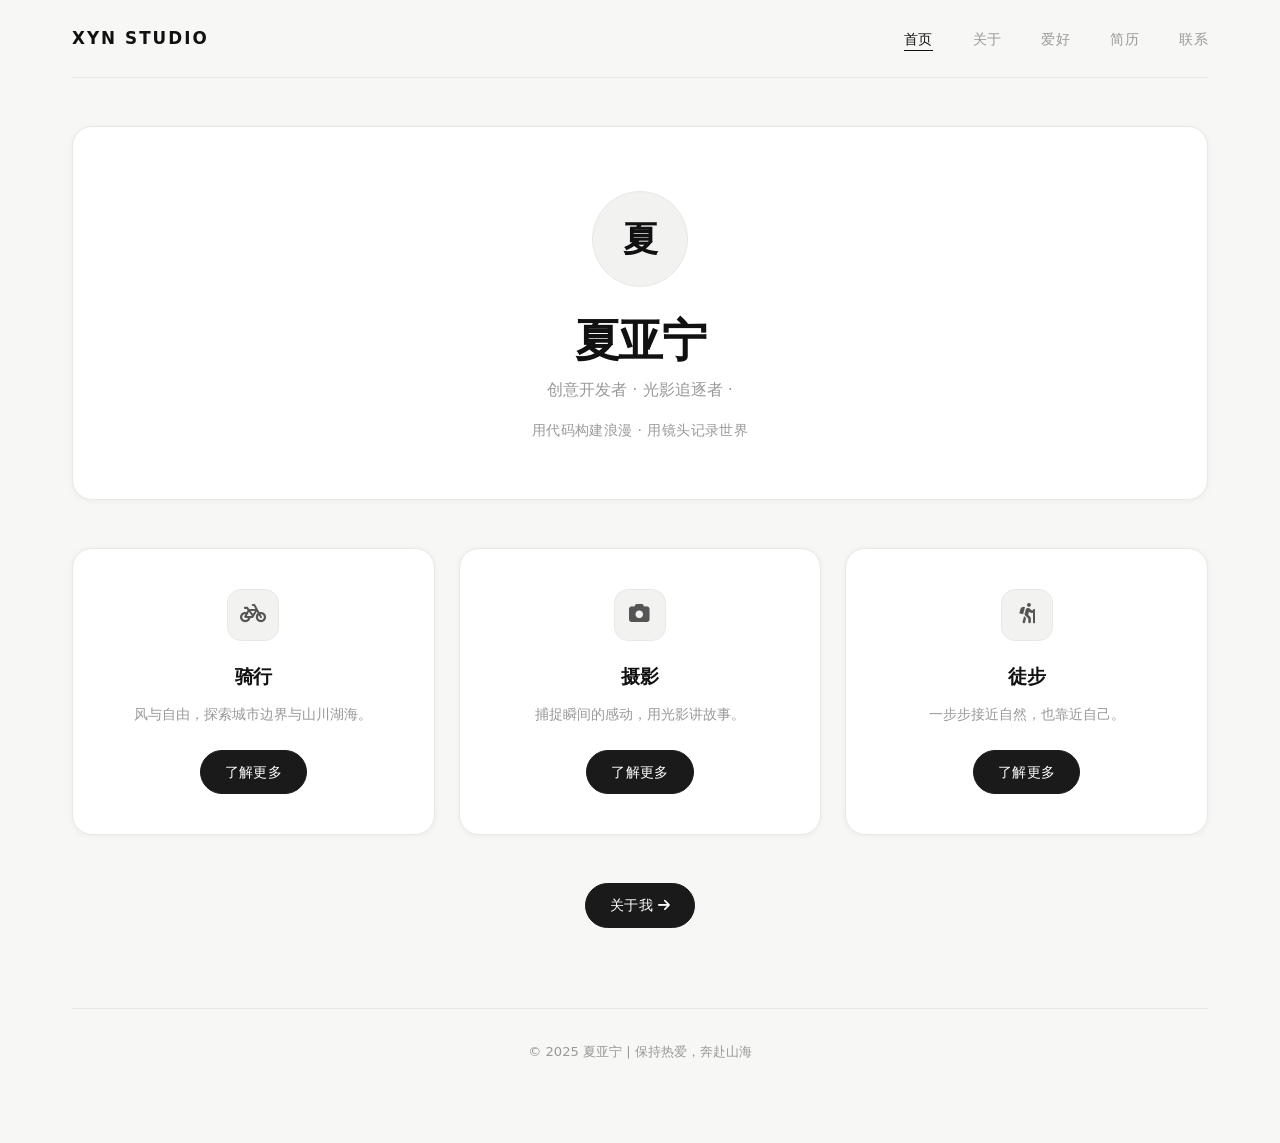
<file: index.html>
<!DOCTYPE html>
<html lang="zh-CN">
<head>
    <meta charset="UTF-8">
    <meta name="viewport" content="width=device-width, initial-scale=1.0">
    <title>夏亚宁 · 个人官网 | 科技与浪漫并存</title>
    <meta name="description" content="夏亚宁的个人官方网站，展示骑行、摄影、徒步的热爱，以及技术履历与创意作品。">
    <meta name="keywords" content="夏亚宁,个人网站,作品集,骑行,摄影,徒步,前端开发,UI设计">
    <meta name="author" content="夏亚宁">
    <link rel="stylesheet" href="style.css">
    <link rel="stylesheet" href="https://cdnjs.cloudflare.com/ajax/libs/font-awesome/6.0.0-beta3/css/all.min.css">
    <style>
        /* 首页特有样式 */
        .hero {
            text-align: center;
            padding: 4rem 2rem 3.5rem;
            margin-bottom: 3rem;
        }
        .hero .avatar {
            width: 96px;
            height: 96px;
            background: var(--surface-2, #f2f2f0);
            border: 1px solid var(--border, #e8e8e5);
            border-radius: 50%;
            display: inline-flex;
            align-items: center;
            justify-content: center;
            font-size: 2.2rem;
            font-weight: 600;
            color: var(--text, #111);
            margin-bottom: 1.75rem;
        }
        .hero h1 {
            font-size: 2.8rem;
            letter-spacing: -0.03em;
            margin-bottom: 0.6rem;
        }
        .hero .tagline {
            font-size: 1rem;
            color: var(--text-3, #999);
            min-height: 1.5em;
        }
        .hero .sub-line {
            margin-top: 1rem;
            font-size: 0.88rem;
            color: var(--text-3, #999);
            letter-spacing: 0.03em;
        }
        .features-grid {
            display: grid;
            grid-template-columns: repeat(auto-fit, minmax(280px, 1fr));
            gap: 1.5rem;
            margin: 3rem 0;
        }
        .feature-card {
            padding: 2.5rem 2rem;
            text-align: center;
        }
        .feature-card .icon-wrap {
            width: 52px;
            height: 52px;
            border-radius: 14px;
            background: var(--surface-2, #f2f2f0);
            border: 1px solid var(--border, #e8e8e5);
            display: inline-flex;
            align-items: center;
            justify-content: center;
            font-size: 1.3rem;
            color: var(--text-2, #555);
            margin-bottom: 1.25rem;
        }
        .feature-card h3 {
            font-size: 1.2rem;
            font-weight: 600;
            letter-spacing: -0.01em;
            margin-bottom: 0.6rem;
        }
        .feature-card p {
            color: var(--text-3, #999);
            font-size: 0.9rem;
            line-height: 1.6;
        }
        .feature-card .btn {
            margin-top: 1.5rem;
        }
        .cta {
            text-align: center;
            margin: 2.5rem 0;
        }
        @media (max-width: 600px) {
            .hero { padding: 2.5rem 1rem 2rem; }
            .hero h1 { font-size: 2.2rem; }
        }
    </style>
</head>
<body>
<div class="glow-bg"></div>
<div class="container">
    <nav class="navbar">
        <div class="logo">Xyn Studio</div>
        <button class="hamburger" aria-label="菜单" aria-expanded="false">
            <span></span><span></span><span></span>
        </button>
        <ul class="nav-links">
            <li><a href="index.html" class="active">首页</a></li>
            <li><a href="about.html">关于</a></li>
            <li><a href="hobbies.html">爱好</a></li>
            <li><a href="resume.html">简历</a></li>
            <li><a href="contact.html">联系</a></li>
        </ul>
    </nav>

    <div class="hero glass-card scroll-reveal">
        <div class="avatar">夏</div>
        <h1 class="page-title">夏亚宁</h1>
        <div class="tagline"><span id="typewriter">创意开发者 · 光影追逐者 · 山海收藏家</span></div>
        <div class="sub-line">用代码构建浪漫 · 用镜头记录世界</div>
    </div>

    <div class="features-grid">
        <div class="feature-card glass-card scroll-reveal">
            <div class="icon-wrap"><i class="fas fa-bicycle"></i></div>
            <h3>骑行</h3>
            <p>风与自由，探索城市边界与山川湖海。</p>
            <a href="hobbies.html#cycling" class="btn">了解更多</a>
        </div>
        <div class="feature-card glass-card scroll-reveal" style="transition-delay: 0.1s;">
            <div class="icon-wrap"><i class="fas fa-camera"></i></div>
            <h3>摄影</h3>
            <p>捕捉瞬间的感动，用光影讲故事。</p>
            <a href="hobbies.html#photography" class="btn">了解更多</a>
        </div>
        <div class="feature-card glass-card scroll-reveal" style="transition-delay: 0.2s;">
            <div class="icon-wrap"><i class="fas fa-hiking"></i></div>
            <h3>徒步</h3>
            <p>一步步接近自然，也靠近自己。</p>
            <a href="hobbies.html#hiking" class="btn">了解更多</a>
        </div>
    </div>

    <div class="cta">
        <a href="about.html" class="btn">关于我 <i class="fas fa-arrow-right"></i></a>
    </div>

    <footer>
        <p>© 2025 夏亚宁 | 保持热爱，奔赴山海</p>
    </footer>
</div>
<a id="back-to-top" class="back-to-top" aria-label="回到顶部"><i class="fas fa-chevron-up"></i></a>
<script src="main.js"></script>
</body>
</html>
</file>
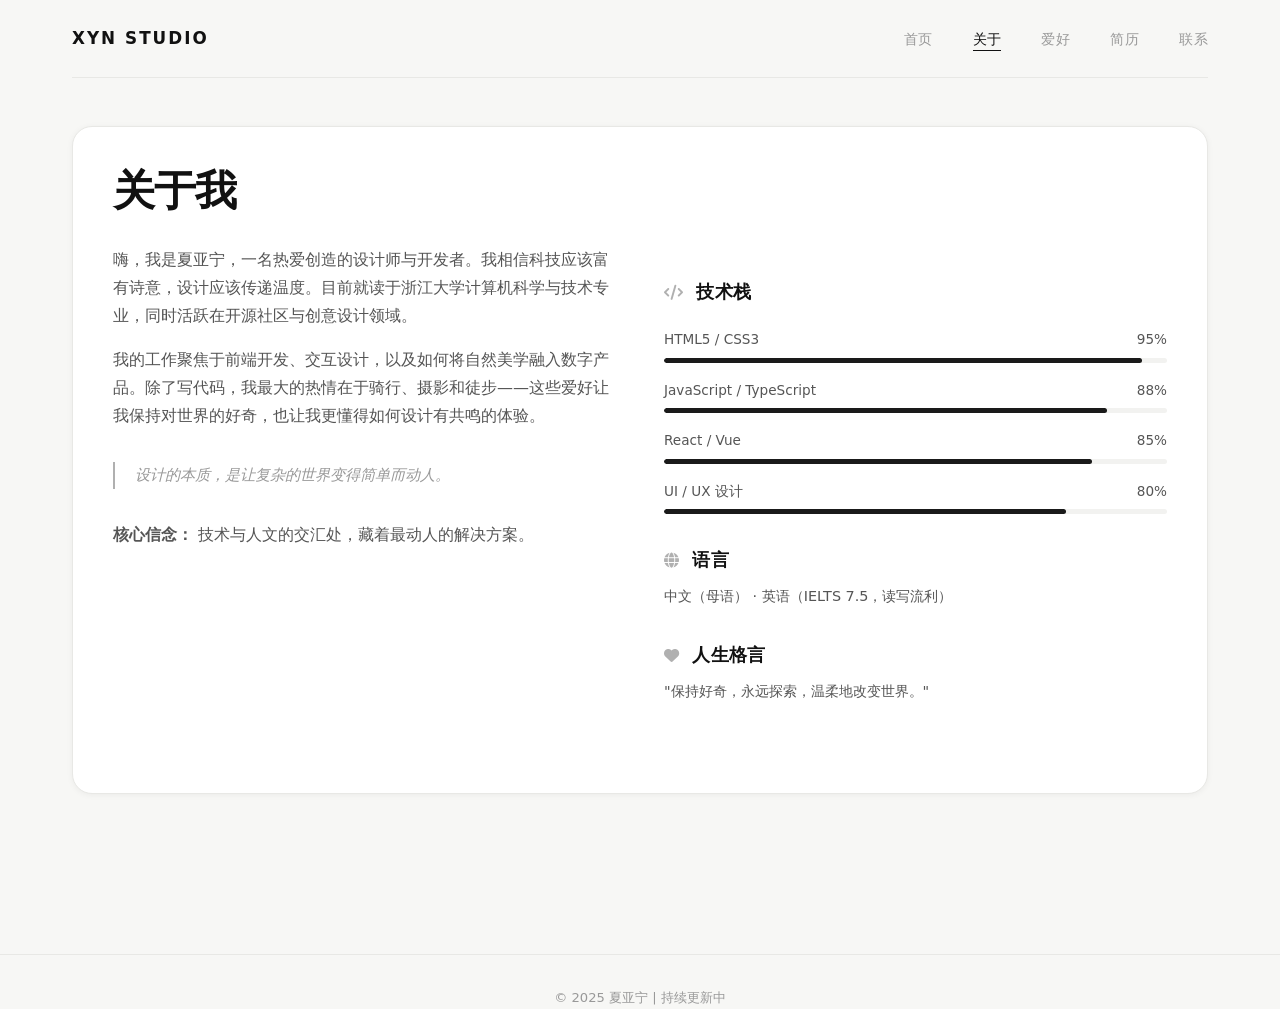
<file: about.html>
<!DOCTYPE html>
<html lang="zh-CN">
<head>
    <meta charset="UTF-8">
    <meta name="viewport" content="width=device-width, initial-scale=1.0">
    <title>关于夏亚宁 | 科技与浪漫的实践者</title>
    <meta name="description" content="了解夏亚宁的背景故事、技术栈、设计理念和人生信条。">
    <meta name="keywords" content="夏亚宁,关于,背景,前端开发,UI设计,个人理念">
    <link rel="stylesheet" href="style.css">
    <link rel="stylesheet" href="https://cdnjs.cloudflare.com/ajax/libs/font-awesome/6.0.0-beta3/css/all.min.css">
    <style>
        .about-grid {
            display: grid;
            grid-template-columns: 1fr 1fr;
            gap: 3rem;
            margin: 2rem 0;
        }
        .about-text {
            padding: 2.5rem;
        }
        .about-text p {
            color: var(--text-2);
            margin-bottom: 1rem;
            line-height: 1.75;
        }
        .about-text h2 {
            margin-top: 2rem;
            font-size: 1.1rem;
            font-weight: 600;
            letter-spacing: 0.02em;
            color: var(--text);
        }
        .about-text h2 i {
            color: var(--silver);
            margin-right: 0.4rem;
            font-size: 0.95rem;
        }
        .skill-bars {
            margin-top: 1.25rem;
        }
        .skill-item {
            margin-bottom: 1rem;
        }
        .skill-name {
            display: flex;
            justify-content: space-between;
            font-size: 0.85rem;
            color: var(--text-2);
            margin-bottom: 0.4rem;
        }
        .skill-bar {
            background: var(--surface-2, #f2f2f0);
            border-radius: 20px;
            height: 5px;
            overflow: hidden;
        }
        .skill-progress {
            background: var(--accent);
            height: 100%;
            border-radius: 20px;
            width: 0%;
        }
        .quote {
            font-style: italic;
            border-left: 2px solid var(--silver);
            padding-left: 1.25rem;
            margin: 2rem 0;
            color: var(--text-3);
            font-size: 0.95rem;
            line-height: 1.75;
        }
        .lang-item {
            margin-top: 0.5rem;
            font-size: 0.9rem;
            color: var(--text-2);
        }
        @media (max-width: 768px) {
            .about-grid { grid-template-columns: 1fr; }
            .about-text { padding: 1.5rem; }
        }
    </style>
</head>
<body>
<div class="glow-bg"></div>
<div class="container">
    <nav class="navbar">
        <div class="logo">Xyn Studio</div>
        <button class="hamburger" aria-label="菜单" aria-expanded="false">
            <span></span><span></span><span></span>
        </button>
        <ul class="nav-links">
            <li><a href="index.html">首页</a></li>
            <li><a href="about.html" class="active">关于</a></li>
            <li><a href="hobbies.html">爱好</a></li>
            <li><a href="resume.html">简历</a></li>
            <li><a href="contact.html">联系</a></li>
        </ul>
    </nav>

        <div class="glass-card about-text scroll-reveal">
        <h1 class="page-title">关于我</h1>
        <div class="about-grid">
            <div>
                <p>嗨，我是夏亚宁，一名热爱创造的设计师与开发者。我相信科技应该富有诗意，设计应该传递温度。目前就读于浙江大学计算机科学与技术专业，同时活跃在开源社区与创意设计领域。</p>
                <p>我的工作聚焦于前端开发、交互设计，以及如何将自然美学融入数字产品。除了写代码，我最大的热情在于骑行、摄影和徒步——这些爱好让我保持对世界的好奇，也让我更懂得如何设计有共鸣的体验。</p>
                <div class="quote">
                    设计的本质，是让复杂的世界变得简单而动人。
                </div>
                <p><strong>核心信念：</strong> 技术与人文的交汇处，藏着最动人的解决方案。</p>
            </div>
            <div>
                <h2><i class="fas fa-code"></i> 技术栈</h2>
                <div class="skill-bars">
                    <div class="skill-item">
                        <span class="skill-name">HTML5 / CSS3 <span>95%</span></span>
                        <div class="skill-bar"><div class="skill-progress" data-width="95%" style="width: 0%"></div></div>
                    </div>
                    <div class="skill-item">
                        <span class="skill-name">JavaScript / TypeScript <span>88%</span></span>
                        <div class="skill-bar"><div class="skill-progress" data-width="88%" style="width: 0%"></div></div>
                    </div>
                    <div class="skill-item">
                        <span class="skill-name">React / Vue <span>85%</span></span>
                        <div class="skill-bar"><div class="skill-progress" data-width="85%" style="width: 0%"></div></div>
                    </div>
                    <div class="skill-item">
                        <span class="skill-name">UI / UX 设计 <span>80%</span></span>
                        <div class="skill-bar"><div class="skill-progress" data-width="80%" style="width: 0%"></div></div>
                    </div>
                </div>
                <h2 style="margin-top: 2rem;"><i class="fas fa-globe"></i> 语言</h2>
                <p class="lang-item">中文（母语） · 英语（IELTS 7.5，读写流利）</p>
                <h2><i class="fas fa-heart"></i> 人生格言</h2>
                <p class="lang-item">"保持好奇，永远探索，温柔地改变世界。"</p>
            </div>
        </div>
    </div></div>

    <footer>
        <p>© 2025 夏亚宁 | 持续更新中</p>
    </footer>
</div>
<a id="back-to-top" class="back-to-top" aria-label="回到顶部"><i class="fas fa-chevron-up"></i></a>
<script src="main.js"></script>
</body>
</html>
</file>
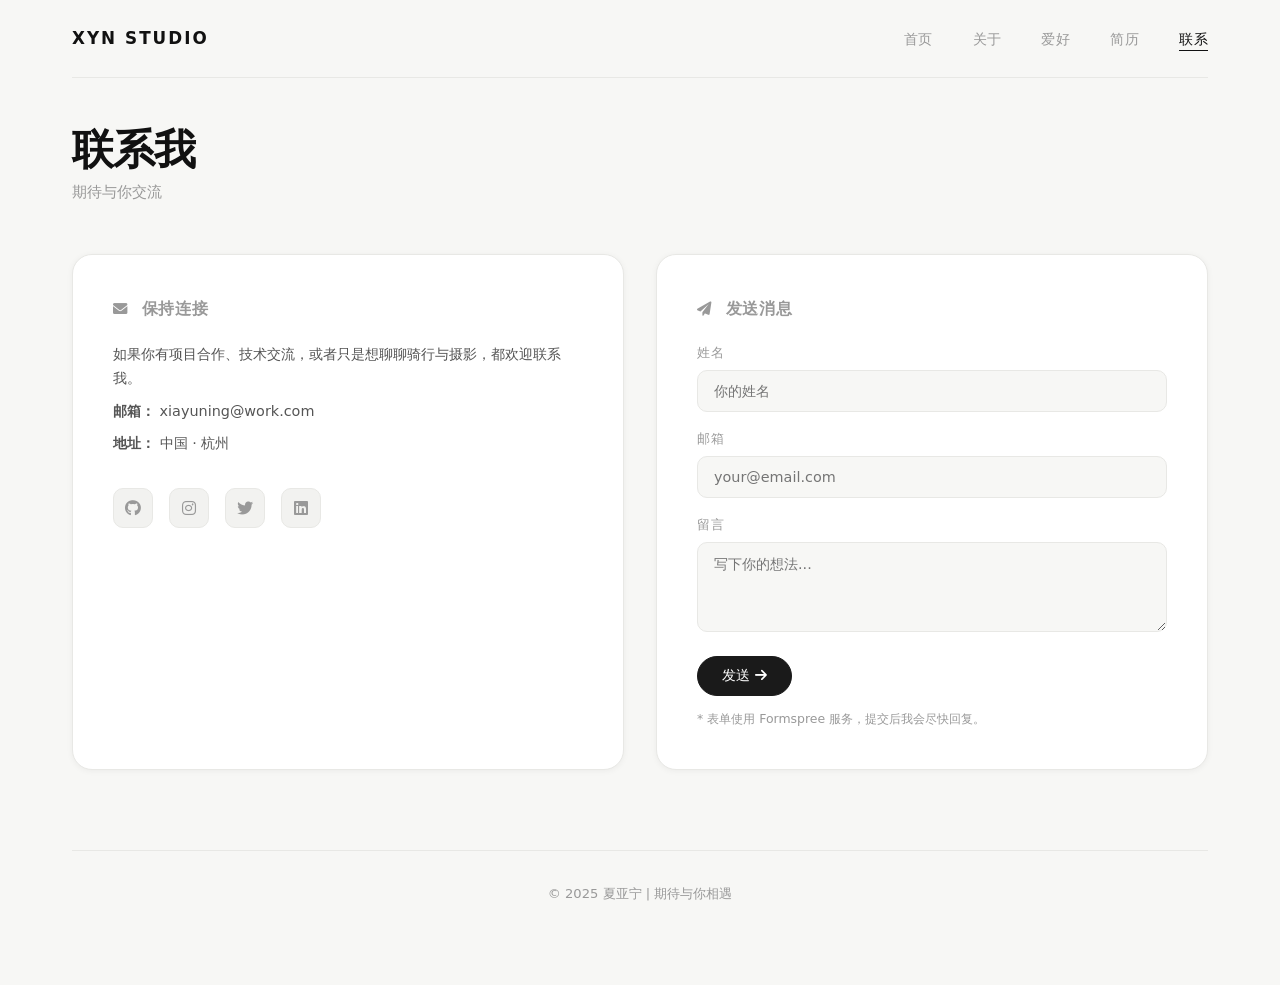
<file: contact.html>
<!DOCTYPE html>
<html lang="zh-CN">
<head>
    <meta charset="UTF-8">
    <meta name="viewport" content="width=device-width, initial-scale=1.0">
    <title>联系夏亚宁 | 期待与你交流</title>
    <meta name="description" content="通过邮箱或社交媒体联系夏亚宁，探讨合作、技术或分享故事。">
    <meta name="keywords" content="联系夏亚宁,邮箱,社交媒体,合作">
    <link rel="stylesheet" href="style.css">
    <link rel="stylesheet" href="https://cdnjs.cloudflare.com/ajax/libs/font-awesome/6.0.0-beta3/css/all.min.css">
    <style>
        .contact-flex {
            display: flex;
            flex-wrap: wrap;
            gap: 2rem;
            margin: 2rem 0;
        }
        .contact-info, .contact-form {
            flex: 1;
            min-width: 280px;
            padding: 2.5rem;
        }
        .contact-info h2, .contact-form h2 {
            font-size: 1rem;
            font-weight: 600;
            letter-spacing: 0.04em;
            text-transform: uppercase;
            color: var(--text-3);
            margin-bottom: 1.25rem;
        }
        .contact-info h2 i, .contact-form h2 i {
            margin-right: 0.5rem;
            font-size: 0.9rem;
        }
        .contact-info p {
            font-size: 0.9rem;
            color: var(--text-2);
            margin-bottom: 0.5rem;
            line-height: 1.7;
        }
        .social-links {
            display: flex;
            gap: 1rem;
            margin-top: 2rem;
        }
        .social-links a {
            width: 40px;
            height: 40px;
            border-radius: 10px;
            border: 1px solid var(--border);
            background: var(--surface-2, #f2f2f0);
            display: inline-flex;
            align-items: center;
            justify-content: center;
            color: var(--text-3);
            font-size: 1rem;
            text-decoration: none;
            transition: color 0.2s, border-color 0.2s, transform 0.2s;
        }
        .social-links a:hover {
            color: var(--text);
            border-color: var(--text);
            transform: translateY(-2px);
        }
        .form-group {
            margin-bottom: 1rem;
        }
        .form-group label {
            display: block;
            font-size: 0.8rem;
            font-weight: 500;
            color: var(--text-3);
            letter-spacing: 0.04em;
            text-transform: uppercase;
            margin-bottom: 0.4rem;
        }
        input, textarea {
            width: 100%;
            padding: 0.75rem 1rem;
            border-radius: 10px;
            background: var(--bg, #f7f7f5);
            border: 1px solid var(--border);
            color: var(--text);
            font-family: inherit;
            font-size: 0.9rem;
            transition: border-color 0.2s;
        }
        input:focus, textarea:focus {
            outline: none;
            border-color: var(--silver);
        }
        textarea { resize: vertical; }
        .form-note {
            font-size: 0.78rem;
            color: var(--text-3);
            margin-top: 0.75rem;
        }
        @media (max-width: 768px) {
            .contact-flex { flex-direction: column; }
            .contact-info, .contact-form { padding: 1.5rem; }
        }
    </style>
</head>
<body>
<div class="glow-bg"></div>
<div class="container">
    <nav class="navbar">
        <div class="logo">Xyn Studio</div>
        <button class="hamburger" aria-label="菜单" aria-expanded="false">
            <span></span><span></span><span></span>
        </button>
        <ul class="nav-links">
            <li><a href="index.html">首页</a></li>
            <li><a href="about.html">关于</a></li>
            <li><a href="hobbies.html">爱好</a></li>
            <li><a href="resume.html">简历</a></li>
            <li><a href="contact.html" class="active">联系</a></li>
        </ul>
    </nav>

    <h1 class="page-title">联系我</h1>
    <div class="section-subtitle">期待与你交流</div>
    <div class="contact-flex">
        <div class="glass-card contact-info scroll-reveal">
            <h2><i class="fas fa-envelope"></i> 保持连接</h2>
            <p>如果你有项目合作、技术交流，或者只是想聊聊骑行与摄影，都欢迎联系我。</p>
            <p><strong>邮箱：</strong> xiayuning@work.com</p>
            <p><strong>地址：</strong> 中国 · 杭州</p>
            <div class="social-links">
                <a href="https://github.com/xiayuning912" target="_blank" aria-label="GitHub"><i class="fab fa-github"></i></a>
                <a href="#" aria-label="Instagram"><i class="fab fa-instagram"></i></a>
                <a href="#" aria-label="Twitter"><i class="fab fa-twitter"></i></a>
                <a href="#" aria-label="LinkedIn"><i class="fab fa-linkedin"></i></a>
            </div>
        </div>

        <div class="glass-card contact-form scroll-reveal">
            <h2><i class="fas fa-paper-plane"></i> 发送消息</h2>
            <form action="https://formspree.io/f/your-endpoint" method="POST">
                <div class="form-group">
                    <label for="name">姓名</label>
                    <input type="text" id="name" name="name" placeholder="你的姓名" required>
                </div>
                <div class="form-group">
                    <label for="email">邮箱</label>
                    <input type="email" id="email" name="email" placeholder="your@email.com" required>
                </div>
                <div class="form-group">
                    <label for="message">留言</label>
                    <textarea id="message" name="message" rows="4" placeholder="写下你的想法..."></textarea>
                </div>
                <button type="submit" class="btn">发送 <i class="fas fa-arrow-right"></i></button>
            </form>
            <p class="form-note">* 表单使用 Formspree 服务，提交后我会尽快回复。</p>
        </div>
    </div>

    <footer>
        <p>© 2025 夏亚宁 | 期待与你相遇</p>
    </footer>
</div>
<a id="back-to-top" class="back-to-top" aria-label="回到顶部"><i class="fas fa-chevron-up"></i></a>
<script src="main.js"></script>
</body>
</html>
</file>
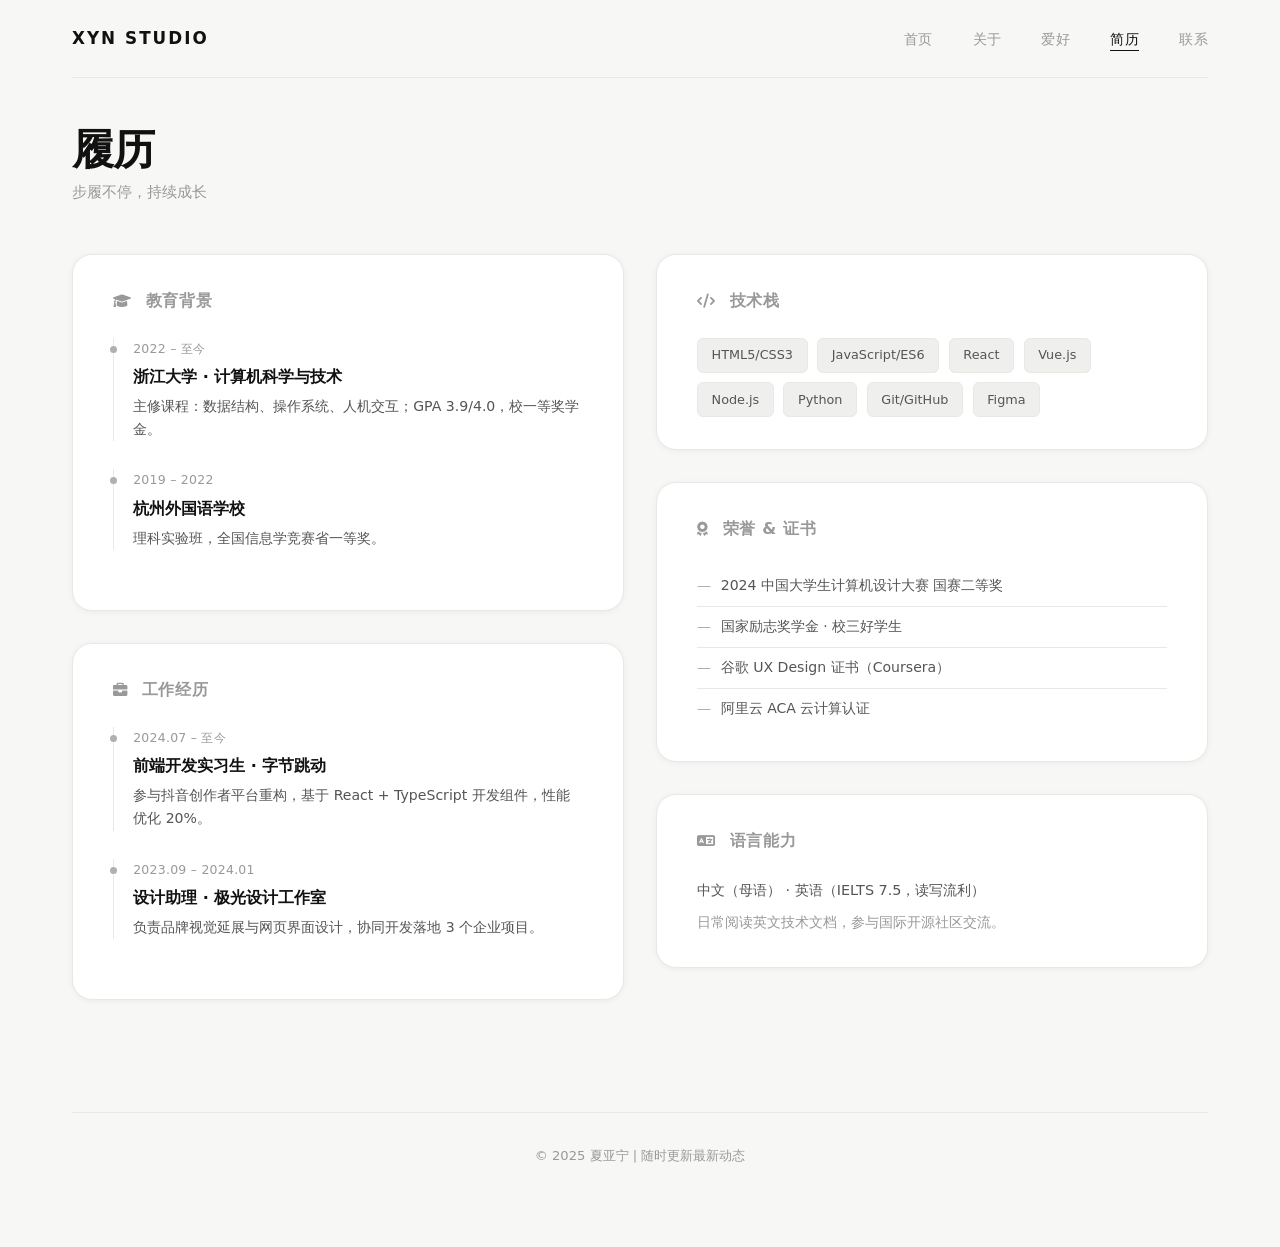
<file: resume.html>
<!DOCTYPE html>
<html lang="zh-CN">
<head>
    <meta charset="UTF-8">
    <meta name="viewport" content="width=device-width, initial-scale=1.0">
    <title>夏亚宁 · 简历 | 教育背景与工作经历</title>
    <meta name="description" content="夏亚宁的详细履历，包括教育、实习、项目经验和获奖情况。">
    <meta name="keywords" content="夏亚宁,简历,教育,工作经历,项目,技能">
    <link rel="stylesheet" href="style.css">
    <link rel="stylesheet" href="https://cdnjs.cloudflare.com/ajax/libs/font-awesome/6.0.0-beta3/css/all.min.css">
    <style>
        .resume-wrapper {
            display: grid;
            grid-template-columns: 1fr 1fr;
            gap: 2rem;
        }
        .resume-section {
            padding: 2rem 2.5rem;
            margin-bottom: 2rem;
        }
        .resume-section h2 {
            font-size: 1rem;
            font-weight: 600;
            letter-spacing: 0.04em;
            text-transform: uppercase;
            color: var(--text-3);
            margin-bottom: 1.5rem;
        }
        .resume-section h2 i {
            margin-right: 0.5rem;
            font-size: 0.9rem;
        }
        .timeline-item {
            margin-bottom: 1.75rem;
            position: relative;
            padding-left: 1.2rem;
            border-left: 1.5px solid var(--border);
        }
        .timeline-item::before {
            content: '';
            position: absolute;
            left: -4px;
            top: 0.5rem;
            width: 7px;
            height: 7px;
            border-radius: 50%;
            background: var(--silver);
        }
        .timeline-item .date {
            font-size: 0.78rem;
            color: var(--text-3);
            margin-bottom: 0.25rem;
            letter-spacing: 0.02em;
        }
        .timeline-item h4 {
            font-size: 1rem;
            font-weight: 600;
            margin-bottom: 0.3rem;
            color: var(--text);
        }
        .timeline-item p {
            font-size: 0.88rem;
            color: var(--text-2);
            line-height: 1.65;
        }
        .skills-list {
            display: flex;
            flex-wrap: wrap;
            gap: 0.6rem;
            margin-top: 0.5rem;
        }
        .skill-badge {
            background: var(--tag-bg);
            color: var(--text-2);
            border-radius: 6px;
            padding: 0.35rem 0.85rem;
            font-size: 0.8rem;
            font-weight: 500;
            border: 1px solid var(--border);
        }
        .award-list {
            list-style: none;
            padding: 0;
        }
        .award-list li {
            font-size: 0.88rem;
            color: var(--text-2);
            padding: 0.5rem 0;
            border-bottom: 1px solid var(--border);
            display: flex;
            align-items: center;
            gap: 0.6rem;
        }
        .award-list li:last-child { border-bottom: none; }
        .award-list li::before {
            content: '—';
            color: var(--silver);
            flex-shrink: 0;
        }
        @media (max-width: 768px) {
            .resume-wrapper { grid-template-columns: 1fr; }
            .resume-section { padding: 1.5rem; }
        }
    </style>
</head>
<body>
<div class="glow-bg"></div>
<div class="container">
    <nav class="navbar">
        <div class="logo">Xyn Studio</div>
        <button class="hamburger" aria-label="菜单" aria-expanded="false">
            <span></span><span></span><span></span>
        </button>
        <ul class="nav-links">
            <li><a href="index.html">首页</a></li>
            <li><a href="about.html">关于</a></li>
            <li><a href="hobbies.html">爱好</a></li>
            <li><a href="resume.html" class="active">简历</a></li>
            <li><a href="contact.html">联系</a></li>
        </ul>
    </nav>

    <h1 class="page-title">履历</h1>
    <div class="section-subtitle">步履不停，持续成长</div>
    <div class="resume-wrapper">
        <div>
            <div class="glass-card resume-section scroll-reveal">
                <h2><i class="fas fa-graduation-cap"></i> 教育背景</h2>
                <div class="timeline-item">
                    <div class="date">2022 – 至今</div>
                    <h4>浙江大学 · 计算机科学与技术</h4>
                    <p>主修课程：数据结构、操作系统、人机交互；GPA 3.9/4.0，校一等奖学金。</p>
                </div>
                <div class="timeline-item">
                    <div class="date">2019 – 2022</div>
                    <h4>杭州外国语学校</h4>
                    <p>理科实验班，全国信息学竞赛省一等奖。</p>
                </div>
            </div>

            <div class="glass-card resume-section scroll-reveal">
                <h2><i class="fas fa-briefcase"></i> 工作经历</h2>
                <div class="timeline-item">
                    <div class="date">2024.07 – 至今</div>
                    <h4>前端开发实习生 · 字节跳动</h4>
                    <p>参与抖音创作者平台重构，基于 React + TypeScript 开发组件，性能优化 20%。</p>
                </div>
                <div class="timeline-item">
                    <div class="date">2023.09 – 2024.01</div>
                    <h4>设计助理 · 极光设计工作室</h4>
                    <p>负责品牌视觉延展与网页界面设计，协同开发落地 3 个企业项目。</p>
                </div>
            </div>
        </div>

        <div>
            <div class="glass-card resume-section scroll-reveal">
                <h2><i class="fas fa-code"></i> 技术栈</h2>
                <div class="skills-list">
                    <span class="skill-badge">HTML5/CSS3</span>
                    <span class="skill-badge">JavaScript/ES6</span>
                    <span class="skill-badge">React</span>
                    <span class="skill-badge">Vue.js</span>
                    <span class="skill-badge">Node.js</span>
                    <span class="skill-badge">Python</span>
                    <span class="skill-badge">Git/GitHub</span>
                    <span class="skill-badge">Figma</span>
                </div>
            </div>

            <div class="glass-card resume-section scroll-reveal">
                <h2><i class="fas fa-award"></i> 荣誉 & 证书</h2>
                <ul class="award-list">
                    <li>2024 中国大学生计算机设计大赛 国赛二等奖</li>
                    <li>国家励志奖学金 · 校三好学生</li>
                    <li>谷歌 UX Design 证书（Coursera）</li>
                    <li>阿里云 ACA 云计算认证</li>
                </ul>
            </div>

            <div class="glass-card resume-section scroll-reveal">
                <h2><i class="fas fa-language"></i> 语言能力</h2>
                <p style="font-size: 0.9rem; color: var(--text-2); margin-bottom: 0.5rem;">中文（母语） · 英语（IELTS 7.5，读写流利）</p>
                <p style="font-size: 0.88rem; color: var(--text-3);">日常阅读英文技术文档，参与国际开源社区交流。</p>
            </div>
        </div>
    </div>

    <footer>
        <p>© 2025 夏亚宁 | 随时更新最新动态</p>
    </footer>
</div>
<a id="back-to-top" class="back-to-top" aria-label="回到顶部"><i class="fas fa-chevron-up"></i></a>
<script src="main.js"></script>
</body>
</html>
</file>
<file: style.css>
/* ═══════════════════════════════════════════════
   Xyn Studio — Design System v2
   Palette: Chalk · Silver · Charcoal
   ══════════════════════════════════════════════ */

:root {
    --bg:         #f7f7f5;
    --surface:    #ffffff;
    --surface-2:  #f2f2f0;
    --border:     #e8e8e5;
    --text:       #111111;
    --text-2:     #555555;
    --text-3:     #999999;
    --accent:     #1a1a1a;
    --accent-2:   #3d3d3d;
    --silver:     #b0b0b0;
    --tag-bg:     #efefed;
    --shadow-sm:  0 1px 6px rgba(0,0,0,0.05);
    --shadow-md:  0 4px 24px rgba(0,0,0,0.08);
    --shadow-lg:  0 16px 48px rgba(0,0,0,0.11);
    --radius-sm:  8px;
    --radius-md:  14px;
    --radius-lg:  20px;
}

* {
    margin: 0;
    padding: 0;
    box-sizing: border-box;
}

html {
    scroll-behavior: smooth;
}

body {
    font-family: 'Inter', system-ui, -apple-system, 'Segoe UI', Roboto, Helvetica, Arial, sans-serif;
    background: var(--bg);
    color: var(--text);
    line-height: 1.7;
    min-height: 100vh;
    -webkit-font-smoothing: antialiased;
}

/* ── 背景占位（保留 DOM 节点兼容性，不渲染） ── */
.glow-bg { display: none; }

/* ── 容器 ── */
.container {
    max-width: 1200px;
    margin: 0 auto;
    padding: 0 2rem 5rem;
}

/* ── 卡片（原 glass-card → 干净白卡） ── */
.glass-card {
    background: var(--surface);
    border: 1px solid var(--border);
    border-radius: var(--radius-lg);
    box-shadow: var(--shadow-sm);
    transition: box-shadow 0.3s ease, transform 0.3s ease;
}
.glass-card:hover {
    box-shadow: var(--shadow-md);
    transform: translateY(-3px);
}

/* ── 导航栏 ── */
.navbar {
    display: flex;
    justify-content: space-between;
    align-items: center;
    padding: 1.5rem 0;
    margin-bottom: 3rem;
    border-bottom: 1px solid var(--border);
    position: relative;
}
.logo {
    font-size: 1.05rem;
    font-weight: 700;
    letter-spacing: 0.12em;
    color: var(--text);
    text-transform: uppercase;
}
.nav-links {
    display: flex;
    gap: 2.5rem;
    list-style: none;
}
.nav-links a {
    color: var(--text-3);
    text-decoration: none;
    font-size: 0.88rem;
    font-weight: 500;
    letter-spacing: 0.03em;
    transition: color 0.2s;
}
.nav-links a:hover {
    color: var(--text);
}
.nav-links a.active {
    color: var(--text);
    border-bottom: 1.5px solid var(--text);
    padding-bottom: 3px;
}

/* ── 汉堡菜单 ── */
.hamburger {
    display: none;
    flex-direction: column;
    justify-content: space-between;
    width: 24px;
    height: 17px;
    cursor: pointer;
    background: none;
    border: none;
    padding: 0;
    z-index: 10;
}
.hamburger span {
    display: block;
    height: 1.5px;
    width: 100%;
    background: var(--text);
    border-radius: 2px;
    transition: all 0.3s ease;
}
.hamburger.open span:nth-child(1) { transform: translateY(7.75px) rotate(45deg); }
.hamburger.open span:nth-child(2) { opacity: 0; }
.hamburger.open span:nth-child(3) { transform: translateY(-7.75px) rotate(-45deg); }

/* ── 按钮 ── */
.btn {
    display: inline-block;
    background: var(--accent);
    color: #ffffff;
    border: 1.5px solid var(--accent);
    padding: 0.6rem 1.5rem;
    border-radius: 100px;
    font-size: 0.85rem;
    font-weight: 500;
    letter-spacing: 0.02em;
    text-decoration: none;
    transition: background 0.2s, transform 0.2s;
}
.btn:hover {
    background: var(--accent-2);
    border-color: var(--accent-2);
    transform: translateY(-1px);
}

/* ── 页面标题 ── */
.page-title {
    font-size: 2.6rem;
    font-weight: 700;
    letter-spacing: -0.03em;
    color: var(--text);
    display: block;
    margin-bottom: 0.4rem;
    line-height: 1.15;
}
.section-subtitle {
    color: var(--text-3);
    font-size: 0.95rem;
    margin-bottom: 3rem;
}

/* ── 页脚 ── */
footer {
    margin-top: 5rem;
    padding-top: 2rem;
    border-top: 1px solid var(--border);
    text-align: center;
    font-size: 0.82rem;
    color: var(--text-3);
}

/* ── 响应式 ── */
@media (max-width: 768px) {
    .container { padding: 0 1.25rem 3rem; }
    .page-title { font-size: 2rem; }
    .hamburger { display: flex; }
    .nav-links {
        display: none;
        position: absolute;
        top: calc(100% + 0.75rem);
        left: 0;
        right: 0;
        background: var(--surface);
        border: 1px solid var(--border);
        border-radius: var(--radius-md);
        box-shadow: var(--shadow-md);
        flex-direction: column;
        padding: 1.25rem 1.75rem;
        gap: 1.1rem;
        z-index: 100;
    }
    .nav-links.open { display: flex; }
}

/* ── 滚动显示动画 ── */
.scroll-reveal {
    opacity: 0;
    transform: translateY(22px);
    transition: opacity 0.55s ease, transform 0.55s ease;
}
.scroll-reveal.visible {
    opacity: 1;
    transform: translateY(0);
}

/* ── 技能条 ── */
.skill-progress {
    transition: width 1s ease;
}

/* ── 回到顶部 ── */
.back-to-top {
    position: fixed;
    bottom: 2rem;
    right: 2rem;
    width: 40px;
    height: 40px;
    border-radius: 50%;
    background: var(--surface);
    border: 1px solid var(--border);
    box-shadow: var(--shadow-md);
    color: var(--text-2);
    font-size: 0.9rem;
    cursor: pointer;
    display: flex;
    align-items: center;
    justify-content: center;
    opacity: 0;
    pointer-events: none;
    transition: opacity 0.3s, transform 0.2s, box-shadow 0.2s;
    z-index: 200;
    text-decoration: none;
}
.back-to-top.visible {
    opacity: 1;
    pointer-events: auto;
}
.back-to-top:hover {
    transform: translateY(-3px);
    box-shadow: var(--shadow-lg);
}
</file>
